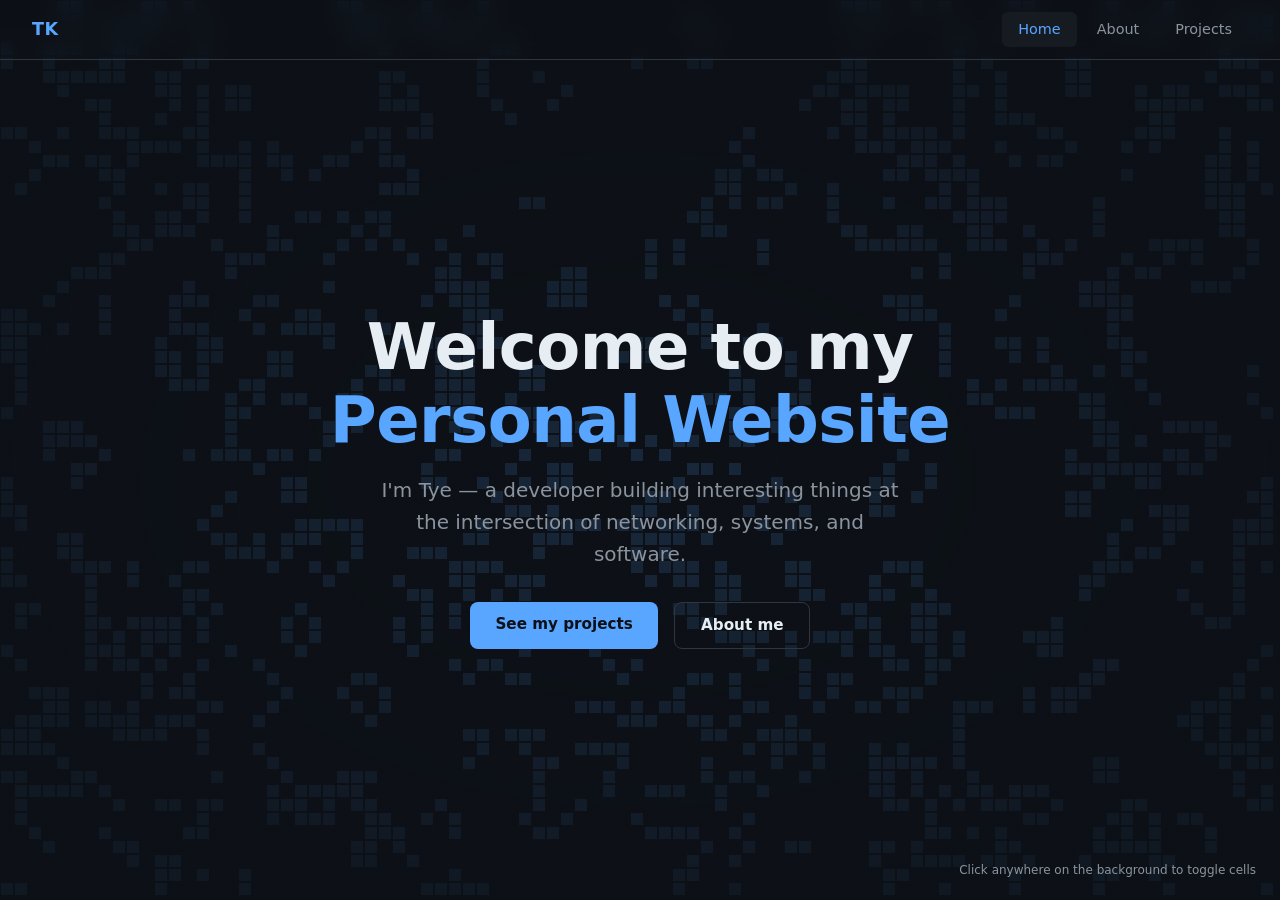
<file: PersonalWebsite/index.html>
<!DOCTYPE html>
<html lang="en">
<head>
  <meta charset="UTF-8" />
  <meta name="viewport" content="width=device-width, initial-scale=1.0" />
  <title>Tye Kukucka — Personal Website</title>
  <link rel="stylesheet" href="css/style.css" />
</head>
<body>

  <nav>
    <a class="nav-brand" href="index.html">TK</a>
    <ul class="nav-links">
      <li><a href="index.html">Home</a></li>
      <li><a href="about.html">About</a></li>
      <li><a href="projects.html">Projects</a></li>
    </ul>
  </nav>

  <canvas id="gol-canvas"></canvas>

  <main class="page">
    <div class="home-overlay">
      <h1>Welcome to my<br><span>Personal Website</span></h1>
      <p>I'm Tye — a developer building interesting things at the intersection of networking, systems, and software.</p>
      <div class="home-ctas">
        <a class="btn btn-primary" href="projects.html">See my projects</a>
        <a class="btn btn-secondary" href="about.html">About me</a>
      </div>
    </div>
  </main>

  <p class="gol-hint">Click anywhere on the background to toggle cells</p>

  <script src="js/nav.js"></script>
  <script src="js/game-of-life.js"></script>
</body>
</html>
</file>
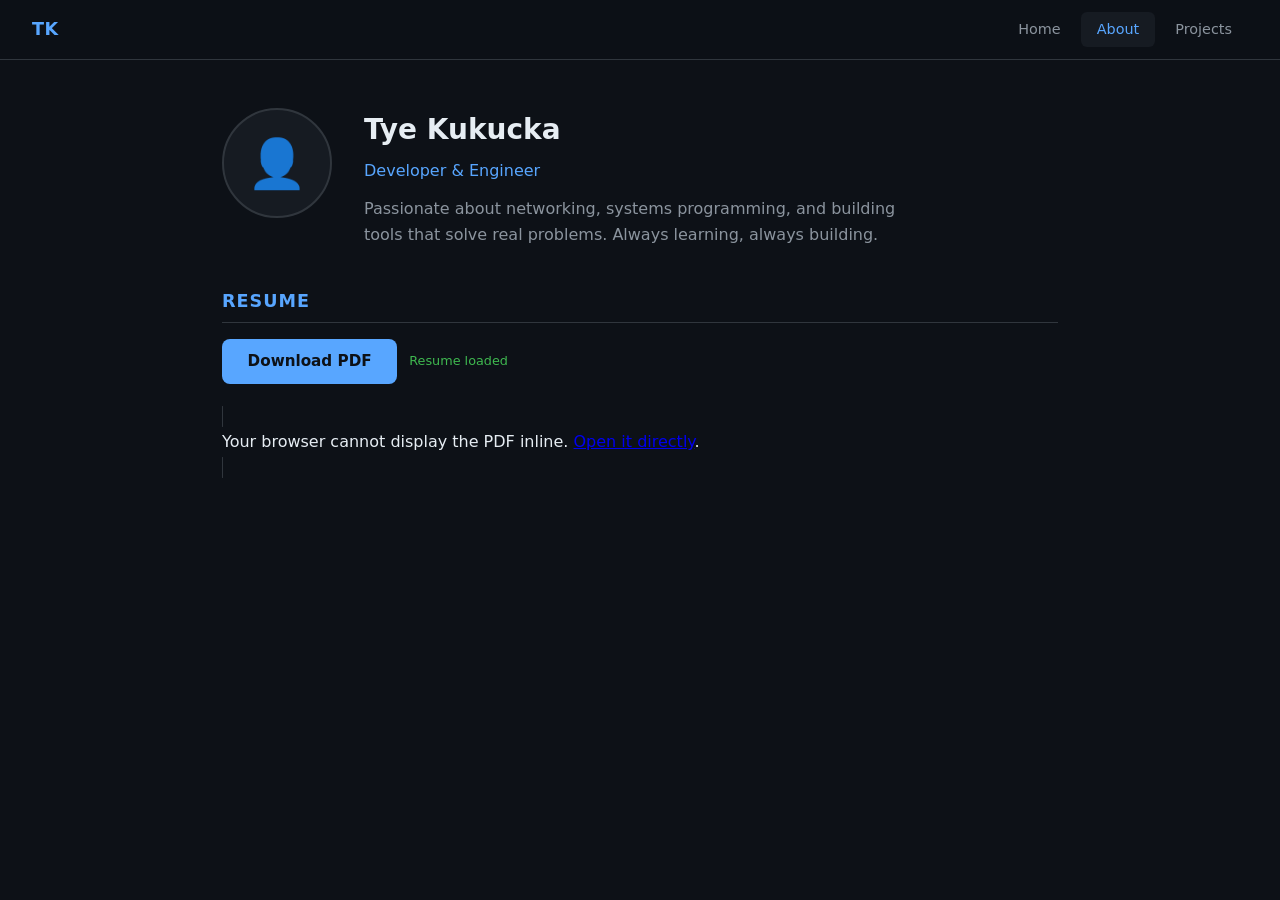
<file: PersonalWebsite/about.html>
<!DOCTYPE html>
<html lang="en">
<head>
  <meta charset="UTF-8" />
  <meta name="viewport" content="width=device-width, initial-scale=1.0" />
  <title>About — Tye Kukucka</title>
  <link rel="stylesheet" href="css/style.css" />
</head>
<body>

  <nav>
    <a class="nav-brand" href="index.html">TK</a>
    <ul class="nav-links">
      <li><a href="index.html">Home</a></li>
      <li><a href="about.html">About</a></li>
      <li><a href="projects.html">Projects</a></li>
    </ul>
  </nav>

  <main class="page">
    <div class="about-layout">

      <div class="about-header">
        <div class="avatar">👤</div>
        <div class="about-intro">
          <h2>Tye Kukucka</h2>
          <p class="role">Developer &amp; Engineer</p>
          <p>
            Passionate about networking, systems programming, and building tools
            that solve real problems. Always learning, always building.
          </p>
        </div>
      </div>

      <section class="resume-section">
        <p class="section-heading">Resume</p>

        <div class="resume-actions">
          <a id="resume-download" class="btn btn-primary" href="resume/resume.pdf" download style="display:none">
            Download PDF
          </a>
          <span id="resume-status" class="resume-status">Checking for resume…</span>
        </div>

        <div id="resume-container"></div>
      </section>

    </div>
  </main>

  <script src="js/nav.js"></script>
  <script>
    (() => {
      const RESUME_PATH = 'resume/resume.pdf';
      const container   = document.getElementById('resume-container');
      const statusEl    = document.getElementById('resume-status');
      const dlBtn       = document.getElementById('resume-download');

      fetch(RESUME_PATH, { method: 'HEAD' })
        .then(r => {
          if (!r.ok) throw new Error('not found');
          // Resume exists — embed it
          statusEl.textContent = 'Resume loaded';
          statusEl.classList.add('found');
          dlBtn.style.display = 'inline-block';

          const embed = document.createElement('object');
          embed.id   = 'resume-embed';
          embed.data = RESUME_PATH + '?v=' + Date.now(); // cache-bust on each visit
          embed.type = 'application/pdf';
          embed.setAttribute('aria-label', 'Resume PDF');

          // Fallback inside <object> for browsers that can't display PDFs inline
          const fb = document.createElement('p');
          fb.innerHTML = `Your browser cannot display the PDF inline.
            <a href="${RESUME_PATH}" target="_blank">Open it directly</a>.`;
          embed.appendChild(fb);

          container.appendChild(embed);
        })
        .catch(() => {
          statusEl.textContent = 'No resume found';
          statusEl.classList.add('missing');
          container.innerHTML = `
            <div class="resume-fallback">
              <p>Drop your resume PDF into the <code>resume/</code> folder and name it
                <code>resume.pdf</code> — it will appear here automatically.</p>
              <p style="margin-top:0.75rem; font-size:0.82rem;">
                Example path: <code>PersonalWebsite/resume/resume.pdf</code>
              </p>
            </div>`;
        });
    })();
  </script>
</body>
</html>
</file>
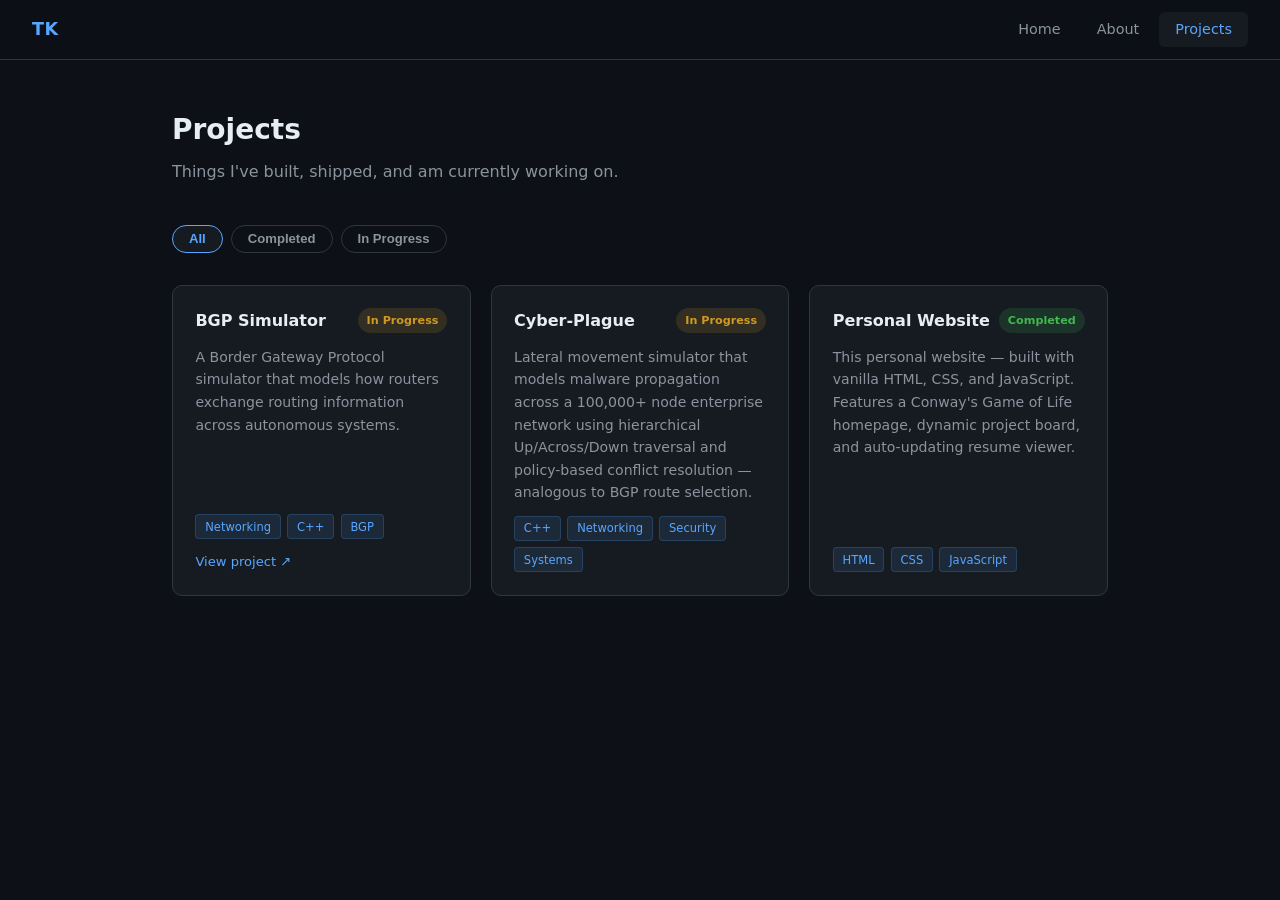
<file: PersonalWebsite/projects.html>
<!DOCTYPE html>
<html lang="en">
<head>
  <meta charset="UTF-8" />
  <meta name="viewport" content="width=device-width, initial-scale=1.0" />
  <title>Projects — Tye Kukucka</title>
  <link rel="stylesheet" href="css/style.css" />
</head>
<body>

  <nav>
    <a class="nav-brand" href="index.html">TK</a>
    <ul class="nav-links">
      <li><a href="index.html">Home</a></li>
      <li><a href="about.html">About</a></li>
      <li><a href="projects.html">Projects</a></li>
    </ul>
  </nav>

  <main class="page">
    <div class="projects-layout">
      <h2>Projects</h2>
      <p>Things I've built, shipped, and am currently working on.</p>

      <div class="filter-bar">
        <button class="filter-btn active" data-filter="all">All</button>
        <button class="filter-btn" data-filter="completed">Completed</button>
        <button class="filter-btn" data-filter="in-progress">In Progress</button>
      </div>

      <div class="projects-grid" id="projects-grid">
        <p class="no-projects">Loading projects…</p>
      </div>
    </div>
  </main>

  <script src="js/nav.js"></script>
  <script src="js/projects.js"></script>
</body>
</html>
</file>
<file: PersonalWebsite/css/style.css>
/* ── Reset & base ── */
*, *::before, *::after { box-sizing: border-box; margin: 0; padding: 0; }

:root {
  --bg:        #0d1117;
  --surface:   #161b22;
  --border:    #30363d;
  --accent:    #58a6ff;
  --accent2:   #3fb950;
  --muted:     #8b949e;
  --text:      #e6edf3;
  --nav-h:     60px;
  --radius:    10px;
  --font:      'Segoe UI', system-ui, sans-serif;
}

html, body { height: 100%; }

body {
  font-family: var(--font);
  background: var(--bg);
  color: var(--text);
  line-height: 1.6;
}

/* ── Navigation ── */
nav {
  position: fixed;
  top: 0; left: 0; right: 0;
  height: var(--nav-h);
  background: rgba(13, 17, 23, 0.85);
  backdrop-filter: blur(12px);
  border-bottom: 1px solid var(--border);
  display: flex;
  align-items: center;
  justify-content: space-between;
  padding: 0 2rem;
  z-index: 100;
}

.nav-brand {
  font-size: 1.1rem;
  font-weight: 700;
  color: var(--accent);
  text-decoration: none;
  letter-spacing: 0.5px;
}

.nav-links {
  display: flex;
  gap: 0.25rem;
  list-style: none;
}

.nav-links a {
  display: block;
  padding: 0.4rem 1rem;
  border-radius: 6px;
  color: var(--muted);
  text-decoration: none;
  font-size: 0.9rem;
  transition: color 0.2s, background 0.2s;
}

.nav-links a:hover,
.nav-links a.active {
  color: var(--text);
  background: var(--surface);
}

.nav-links a.active { color: var(--accent); }

/* ── Page wrapper ── */
.page {
  padding-top: var(--nav-h);
  min-height: 100vh;
}

/* ─────────────────────────────────────────
   HOME — Game of Life
───────────────────────────────────────── */
#gol-canvas {
  position: fixed;
  inset: 0;
  width: 100%;
  height: 100%;
  z-index: 0;
}

.home-overlay {
  position: relative;
  z-index: 1;
  display: flex;
  flex-direction: column;
  align-items: center;
  justify-content: center;
  min-height: calc(100vh - var(--nav-h));
  text-align: center;
  padding: 2rem;
  background: radial-gradient(ellipse at center, rgba(13,17,23,0.55) 0%, rgba(13,17,23,0.85) 70%);
}

.home-overlay h1 {
  font-size: clamp(2rem, 6vw, 4rem);
  font-weight: 800;
  letter-spacing: -0.5px;
  line-height: 1.15;
  margin-bottom: 1rem;
}

.home-overlay h1 span { color: var(--accent); }

.home-overlay p {
  font-size: clamp(1rem, 2.5vw, 1.25rem);
  color: var(--muted);
  max-width: 520px;
  margin-bottom: 2rem;
}

.home-ctas { display: flex; gap: 1rem; flex-wrap: wrap; justify-content: center; }

.btn {
  padding: 0.65rem 1.6rem;
  border-radius: 8px;
  font-size: 0.95rem;
  font-weight: 600;
  text-decoration: none;
  transition: opacity 0.2s, transform 0.15s;
  cursor: pointer;
  border: none;
}
.btn:hover { opacity: 0.88; transform: translateY(-1px); }

.btn-primary { background: var(--accent); color: #0d1117; }
.btn-secondary {
  background: transparent;
  color: var(--text);
  border: 1px solid var(--border);
}

.gol-hint {
  position: fixed;
  bottom: 1.25rem;
  right: 1.5rem;
  font-size: 0.75rem;
  color: var(--muted);
  z-index: 2;
}

/* ─────────────────────────────────────────
   ABOUT / RESUME
───────────────────────────────────────── */
.about-layout {
  max-width: 900px;
  margin: 0 auto;
  padding: 3rem 2rem;
}

.about-header {
  display: flex;
  gap: 2rem;
  align-items: flex-start;
  margin-bottom: 2.5rem;
  flex-wrap: wrap;
}

.avatar {
  width: 110px;
  height: 110px;
  border-radius: 50%;
  background: var(--surface);
  border: 2px solid var(--border);
  display: flex;
  align-items: center;
  justify-content: center;
  font-size: 3rem;
  flex-shrink: 0;
}

.about-intro h2 { font-size: 1.75rem; margin-bottom: 0.35rem; }
.about-intro .role { color: var(--accent); font-size: 1rem; margin-bottom: 0.75rem; }
.about-intro p { color: var(--muted); max-width: 550px; }

.section-heading {
  font-size: 1.1rem;
  font-weight: 700;
  color: var(--accent);
  text-transform: uppercase;
  letter-spacing: 1px;
  margin-bottom: 1rem;
  padding-bottom: 0.4rem;
  border-bottom: 1px solid var(--border);
}

.resume-section { margin-top: 2rem; }

.resume-actions {
  display: flex;
  gap: 0.75rem;
  margin-bottom: 1.25rem;
  flex-wrap: wrap;
  align-items: center;
}

.resume-status {
  font-size: 0.8rem;
  color: var(--muted);
}

.resume-status.found { color: var(--accent2); }
.resume-status.missing { color: #f85149; }

#resume-embed {
  width: 100%;
  height: 70vh;
  border: 1px solid var(--border);
  border-radius: var(--radius);
  background: var(--surface);
}

.resume-fallback {
  padding: 3rem;
  text-align: center;
  border: 1px dashed var(--border);
  border-radius: var(--radius);
  color: var(--muted);
}

.resume-fallback p { margin-bottom: 0.5rem; }
.resume-fallback code {
  background: var(--bg);
  padding: 0.15rem 0.5rem;
  border-radius: 4px;
  font-family: monospace;
  font-size: 0.9rem;
  color: var(--accent);
}

/* ─────────────────────────────────────────
   PROJECTS
───────────────────────────────────────── */
.projects-layout {
  max-width: 1000px;
  margin: 0 auto;
  padding: 3rem 2rem;
}

.projects-layout h2 {
  font-size: 1.75rem;
  margin-bottom: 0.4rem;
}

.projects-layout > p {
  color: var(--muted);
  margin-bottom: 2.5rem;
}

.filter-bar {
  display: flex;
  gap: 0.5rem;
  margin-bottom: 2rem;
  flex-wrap: wrap;
}

.filter-btn {
  padding: 0.35rem 1rem;
  border-radius: 20px;
  font-size: 0.82rem;
  font-weight: 600;
  cursor: pointer;
  border: 1px solid var(--border);
  background: transparent;
  color: var(--muted);
  transition: all 0.2s;
}

.filter-btn:hover,
.filter-btn.active {
  background: var(--surface);
  color: var(--text);
  border-color: var(--accent);
}

.filter-btn[data-filter="all"].active { border-color: var(--accent); color: var(--accent); }
.filter-btn[data-filter="completed"].active { border-color: var(--accent2); color: var(--accent2); }
.filter-btn[data-filter="in-progress"].active { border-color: #d29922; color: #d29922; }

.projects-grid {
  display: grid;
  grid-template-columns: repeat(auto-fill, minmax(280px, 1fr));
  gap: 1.25rem;
}

.project-card {
  background: var(--surface);
  border: 1px solid var(--border);
  border-radius: var(--radius);
  padding: 1.4rem;
  display: flex;
  flex-direction: column;
  gap: 0.75rem;
  transition: border-color 0.2s, transform 0.15s;
}

.project-card:hover {
  border-color: var(--accent);
  transform: translateY(-2px);
}

.project-card-header {
  display: flex;
  justify-content: space-between;
  align-items: flex-start;
  gap: 0.5rem;
}

.project-card h3 { font-size: 1rem; font-weight: 700; }

.badge {
  font-size: 0.7rem;
  font-weight: 700;
  padding: 0.2rem 0.55rem;
  border-radius: 20px;
  white-space: nowrap;
  flex-shrink: 0;
}

.badge-completed { background: rgba(63,185,80,0.15); color: var(--accent2); }
.badge-in-progress { background: rgba(210,153,34,0.15); color: #d29922; }

.project-card p { font-size: 0.88rem; color: var(--muted); flex: 1; }

.project-tags {
  display: flex;
  flex-wrap: wrap;
  gap: 0.4rem;
}

.tag {
  font-size: 0.72rem;
  padding: 0.15rem 0.55rem;
  border-radius: 4px;
  background: rgba(88,166,255,0.1);
  color: var(--accent);
  border: 1px solid rgba(88,166,255,0.2);
}

.project-card a.project-link {
  font-size: 0.82rem;
  color: var(--accent);
  text-decoration: none;
  display: inline-flex;
  align-items: center;
  gap: 0.3rem;
  margin-top: auto;
}
.project-card a.project-link:hover { text-decoration: underline; }

.no-projects {
  grid-column: 1 / -1;
  text-align: center;
  color: var(--muted);
  padding: 3rem;
}

/* ── Responsive ── */
@media (max-width: 600px) {
  nav { padding: 0 1rem; }
  .nav-brand { font-size: 0.95rem; }
  .nav-links a { padding: 0.4rem 0.6rem; font-size: 0.82rem; }
  .about-layout, .projects-layout { padding: 2rem 1rem; }
}
</file>
